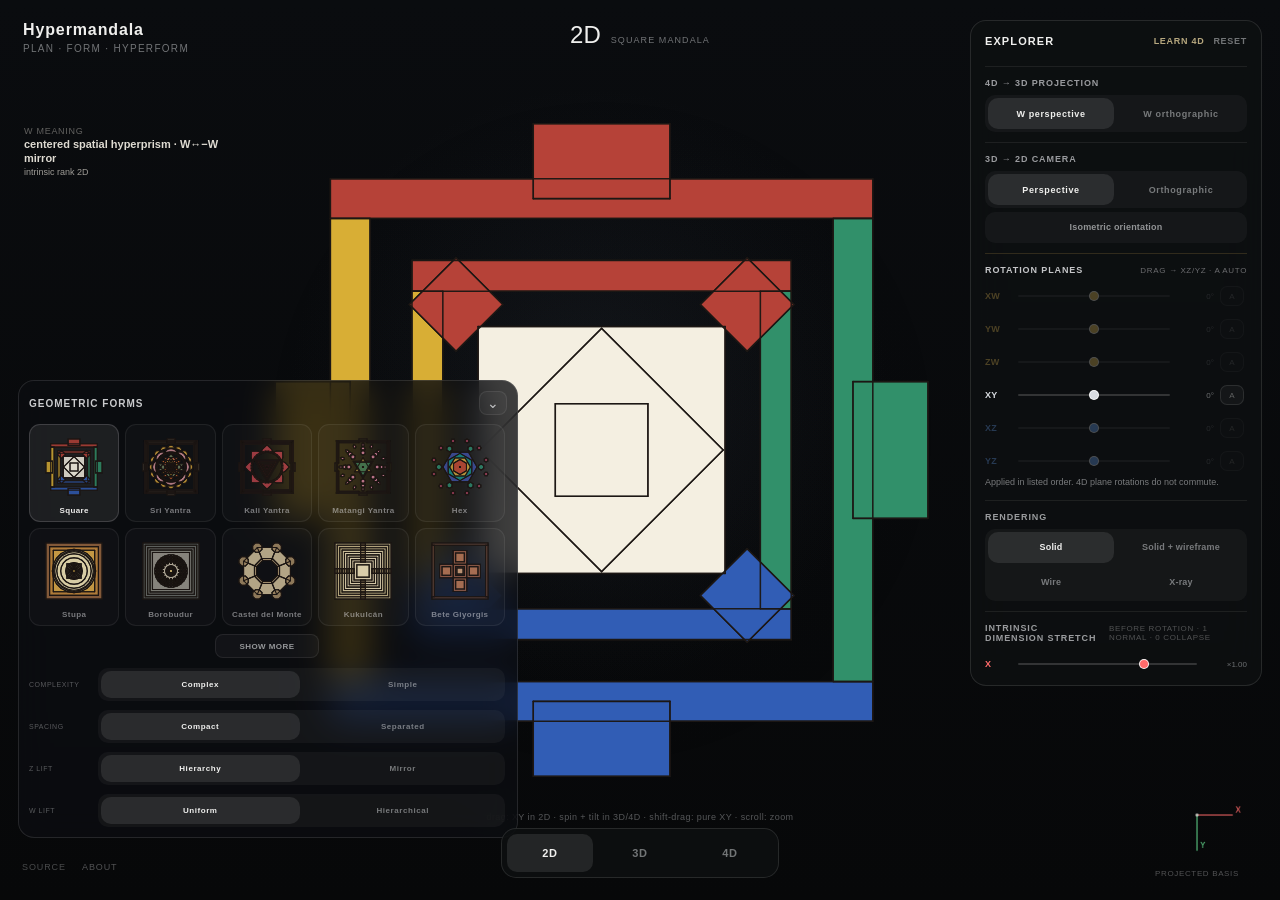
<file: public/index.html>
<!doctype html>
<html lang="en">
<head>
  <meta charset="utf-8" />
  <meta name="viewport" content="width=device-width,initial-scale=1,viewport-fit=cover" />
  <meta name="theme-color" content="#070809" />
  <meta name="application-name" content="Hypermandala" />
  <meta name="author" content="Mario Marcolongo" />
  <meta name="robots" content="index,follow,max-image-preview:large,max-snippet:-1,max-video-preview:-1" />
  <meta
    name="description"
    content="Explore mandalas, yantras and geometric forms as geometric 2D plans unfold into interactive 3D structures and experimental 4D extensions."
  />

  <link rel="canonical" href="https://hypermandala.mariomarcolongo.com/" />
  <link rel="icon" href="/favicon.svg" type="image/svg+xml" />

  <meta property="og:type" content="website" />
  <meta property="og:site_name" content="Hypermandala" />
  <meta property="og:title" content="Hypermandala — Interactive 4D Mandala, Yantra & Geometry Explorer" />
  <meta
    property="og:description"
    content="Explore mandalas, yantras and geometric forms as geometric 2D plans unfold into interactive 3D structures and experimental 4D extensions."
  />
  <meta property="og:url" content="https://hypermandala.mariomarcolongo.com/" />
  <meta property="og:image" content="https://hypermandala.mariomarcolongo.com/og-hypermandala-v6.png" />
  <meta property="og:image:secure_url" content="https://hypermandala.mariomarcolongo.com/og-hypermandala-v6.png" />
  <meta property="og:image:width" content="1200" />
  <meta property="og:image:height" content="630" />
  <meta property="og:image:type" content="image/png" />
  <meta property="og:image:alt" content="Hypermandala — Interactive 4D Mandala, Yantra & Geometry Explorer, with a geometric Sri Yantra preview" />

  <meta name="twitter:card" content="summary_large_image" />
  <meta name="twitter:title" content="Hypermandala — Interactive 4D Mandala, Yantra & Geometry Explorer" />
  <meta
    name="twitter:description"
    content="Explore mandalas, yantras and geometric forms across geometric 2D plans, interactive 3D structures and experimental 4D extensions."
  />
  <meta name="twitter:image" content="https://hypermandala.mariomarcolongo.com/og-hypermandala-v6.png" />
  <meta name="twitter:image:alt" content="Hypermandala — Interactive 4D Mandala, Yantra & Geometry Explorer, with a geometric Sri Yantra preview" />

  <title>Hypermandala — Interactive 4D Mandala, Yantra & Geometry Explorer</title>

  <script type="application/ld+json">
  {
    "@context": "https://schema.org",
    "@type": "WebApplication",
    "name": "Hypermandala",
    "alternateName": "Interactive 4D Mandala, Yantra & Geometry Explorer",
    "url": "https://hypermandala.mariomarcolongo.com/",
    "description": "An interactive browser-based explorer for mandalas, yantras and geometric forms across geometric 2D plans, interactive 3D structures and experimental four-dimensional extensions.",
    "image": "https://hypermandala.mariomarcolongo.com/og-hypermandala-v6.png",
    "applicationCategory": "EducationalApplication",
    "operatingSystem": "Any",
    "isAccessibleForFree": true,
    "browserRequirements": "JavaScript, HTML5 Canvas and WebGL2 recommended",
    "keywords": [
      "4D mandala",
      "4D yantra",
      "Sri Yantra",
      "mandala geometry",
      "yantra geometry",
      "geometric visualization",
      "4D geometry",
      "higher-dimensional geometry"
    ],
    "author": {
      "@type": "Person",
      "name": "Mario Marcolongo",
      "url": "https://mariomarcolongo.com/"
    },
    "codeRepository": "https://github.com/mariomarcolongo/hypermandala"
  }
  </script>

  <script>
    (() => {
      const loadFreshStyles = async () => {
        const response = await fetch('./styles.css', { cache: 'no-cache' });
        if (!response.ok) {
          throw new Error('Failed to load styles: ' + response.status);
        }

        const style = document.createElement('style');
        style.id = 'hypermandalaRuntimeStyles';
        style.textContent = await response.text();
        document.head.appendChild(style);
      };

      window.__hypermandalaStylesReady = loadFreshStyles().catch(() => (
        new Promise((resolve) => {
          const link = document.createElement('link');
          link.rel = 'stylesheet';
          link.href = './styles.css?reload=' + Date.now();
          link.onload = resolve;
          link.onerror = resolve;
          document.head.appendChild(link);
        })
      ));
    })();
  </script>

  <style id="hypermandalaLayoutBalanceFix">
    /* Keep the desktop Explorer compact enough that it cannot cover the
       projected-basis map. Extra controls scroll inside the panel instead. */
    @media (min-width: 961px) {
      #explorerControls.control-panel {
        max-height: min(74dvh, calc(100dvh - 190px));
        overscroll-behavior: contain;
      }

      #basisGizmo.basis-gizmo {
        display: block;
        z-index: 4;
      }
    }

    /* The old responsive rule hid the coordinate map below 960 px. On
       laptop/tablet widths there is still enough free space above the
       bottom-anchored Explorer, so keep a slightly smaller map there. */
    @media (min-width: 761px) and (max-width: 960px) {
      #basisGizmo.basis-gizmo {
        display: block;
        top: 18px;
        right: 16px;
        bottom: auto;
        width: 96px;
        z-index: 4;
      }

      #basisGizmo.basis-gizmo canvas {
        width: 96px;
        height: 96px;
      }

      #basisGizmo.basis-gizmo span {
        margin-top: -4px;
        font-size: 7px;
      }
    }
  </style>
</head>
<body>
  <canvas id="solidLayer" aria-hidden="true"></canvas>
  <canvas id="mandala" aria-label="Interactive 2D, 3D and 4D geometric form explorer"></canvas>
  <canvas id="perceptionOverlay" aria-hidden="true"></canvas>
  <canvas id="xrCanvas" aria-hidden="true"></canvas>

  <header class="brand">
    <div class="brand__name">Hypermandala</div>
    <div class="brand__tagline">plan · form · hyperform</div>
  </header>

  <div class="dimension-readout" aria-live="polite">
    <strong id="dimensionValue">2D</strong>
    <span id="dimensionStatus">mandala plan</span>
  </div>
  <div class="w-semantics-readout" id="wSemanticsReadout" aria-live="polite">
    <span class="w-semantics-readout__label">W meaning</span>
    <strong id="wMeaning">spatial extrusion</strong>
    <span id="dimensionRank">intrinsic rank 2D</span>
    <span id="viewWExtent"></span>
  </div>

  <nav class="mobile-panel-switcher" aria-label="Explorer panels">
    <button
      id="mobileFormsButton"
      type="button"
      aria-controls="geometricFormsDock"
      aria-expanded="false"
    >Forms</button>
    <button
      id="mobileControlsButton"
      type="button"
      aria-controls="explorerControls"
      aria-expanded="false"
    >Controls</button>
  </nav>

  <nav class="dimension-switcher" aria-label="Choose dimension">
    <button type="button" data-dimension="2" class="is-active">2D</button>
    <button type="button" data-dimension="3">3D</button>
    <button type="button" data-dimension="4">4D</button>
  </nav>

  <aside id="explorerControls" class="control-panel" aria-label="4D explorer controls">
    <div class="control-panel__title">
      <span>Explorer</span>
      <div class="control-panel__actions">
        <button id="resetAll" type="button">reset</button>
        <button
          id="mobileControlsClose"
          class="mobile-panel-close"
          type="button"
          aria-label="Close controls"
        >close</button>
      </div>
    </div>

    <section class="control-section">
      <div class="control-section__label">4D → 3D projection</div>
      <div class="segmented hyper4d-two" id="projectionControl">
        <button type="button" data-projection="perspective" class="is-active" title="Central perspective along W">W perspective</button>
        <button type="button" data-projection="orthographic" title="Orthographically forget W after the 4D rotation">W orthographic</button>
      </div>
    </section>
    <section class="control-section">
      <div class="control-section__label">3D → 2D camera</div>
      <div class="segmented hyper4d-two" id="screenProjectionControl">
        <button type="button" data-screen-projection="perspective" class="is-active">Perspective</button>
        <button type="button" data-screen-projection="orthographic">Orthographic</button>
      </div>
      <button id="isometricView" type="button" class="inspection-toggle hyper4d-wide" aria-pressed="false" title="Fix the 3D camera to the standard isometric orientation; this does not change the 4D→3D projection">Isometric orientation</button>
    </section>

    <details class="control-section insight-section perception-details">
      <summary
        class="perception-summary"
        title="Optional tools for inspecting exact 3D cross-sections through the 4D geometry"
      >
        <span class="control-section__label">4D tools</span>
      </summary>
      <div class="perception-body">
        <div class="perception-tool-label">Cross-section</div>
        <div class="segmented segmented--three insight-modes" id="insightControl">
          <button type="button" data-insight="standard" class="is-active">Off</button>
          <button type="button" data-insight="w-slice" title="Show one exact 3D cross-section at a chosen W position">1 slice</button>
          <button type="button" data-insight="w-layers" title="Show five exact 3D cross-sections across W">5 slices</button>
        </div>
        <div class="insight-range perception-range" id="wSliceControl">
          <span>Position in W</span>
          <input id="wSliceInput" type="range" min="0" max="1" step="0.01" value="0.5" aria-label="Position of the 3D cross-section along W" />
          <output id="wSliceValue">50%</output>
        </div>
        <div id="hypermandala4DInspectionTools" class="hyper4d-tools">
          <div class="perception-tool-label">Section frame</div>
          <div class="segmented hyper4d-two" id="wSectionSpaceControl">
            <button type="button" data-w-section-space="intrinsic" class="is-active" title="Slice the unrotated object with one common intrinsic W = constant hyperplane">Intrinsic W</button>
            <button type="button" data-w-section-space="view" title="Rotate in 4D first, then slice the transformed object at view-space W = constant">View-space W</button>
          </div>
          <div class="hyper4d-explanation">View-space W differs from intrinsic W after an XW, YW or ZW rotation.</div>
          <button id="wSliceSweep" class="inspection-toggle hyper4d-wide" type="button" aria-pressed="false" title="Animate the selected W cross-section continuously through the 4D object">Sweep section</button>
          <div class="perception-tool-label">Fourth-coordinate cue</div>
          <button id="wDepthToggle" class="inspection-toggle hyper4d-wide" type="button" aria-pressed="false" title="Color geometry continuously by its current post-rotation W coordinate">W-coordinate color</button>
          <div id="wDepthLegend" class="w-depth-legend" aria-hidden="true"><span>W−</span><i></i><span>0</span><i></i><span>W+</span></div>
          <div class="perception-tool-label">3D boundary cell</div>
          <button id="hypercellToggle" class="inspection-toggle hyper4d-wide" type="button" aria-pressed="false" title="Isolate one genuine 3D boundary cell of the current 4D prism decomposition">Isolate one cell</button>
          <div class="hyper4d-cell-nav" id="hypercellNav"><button id="hypercellPrev" type="button" aria-label="Previous 3D boundary cell">‹</button><output id="hypercellLabel" aria-live="polite">all cells</output><button id="hypercellNext" type="button" aria-label="Next 3D boundary cell">›</button></div>
          <div class="perception-tool-label">Immersive perception</div>
          <div class="segmented hyper4d-two immersive-grid">
            <button id="stereoToggle" type="button" aria-pressed="false" title="Render two off-axis eye views of the exact 4D→3D projection">Stereo pair</button>
            <button id="motionParallaxToggle" type="button" aria-pressed="false" title="Orbit only the ordinary 3D camera with pointer or device orientation; WebXR provides true translational head parallax">Observer orbit</button>
          </div>
          <div class="segmented hyper4d-two immersive-grid">
            <button id="trajectoryToggle" type="button" aria-pressed="false" title="Trace actual transformed 4D points, including the W↔−W mirror pair where present">4D trajectories</button>
            <button id="stereoSwap" type="button" aria-pressed="false" disabled title="Swap eye images and use a compact centered pair for cross-eye stereoscopy">Cross-eye</button>
          </div>
          <button id="enterVr" class="inspection-toggle hyper4d-wide" type="button" disabled title="Use a compatible WebXR headset for true binocular head-tracked viewing">Enter immersive VR</button>
          <div id="immersiveStatus" class="hyper4d-explanation immersive-status" aria-live="polite">Perception tools preserve intrinsic geometry.</div>
        </div>
        <button
          id="replay4D"
          class="perception-replay"
          type="button"
          title="Replay the construction from the 3D form into its 4D extension"
        >Replay 3D → 4D</button>
      </div>
    </details>

    <section class="control-section">
      <div class="control-section__label">Rendering</div>
      <div class="segmented segmented--three" id="renderControl">
        <button type="button" data-render="solid" class="is-active">Solid</button>
        <button type="button" data-render="solid-edges" title="Solid faces with visible black contours plus the full structural wireframe">Solid + wireframe</button>
        <button type="button" data-render="wire">Wire</button>
      </div>
      <button
        type="button"
        class="inspection-toggle"
        data-render="xray"
        title="Depth-correct screen-door surfaces plus the complete structural wireframe. This is an inspection aid, not a simulation of 4D eyesight."
      >X-ray</button>
    </section>

    <section class="control-section">
      <div class="control-section__label">Palette</div>
      <div class="segmented segmented--three palette-control" id="colorControl">
        <button
          type="button"
          data-color="classic"
          class="is-active palette-option"
          title="Family-specific traditional and reference-inspired colors"
        >
          <span class="palette-swatch palette-swatch--classic" aria-hidden="true">
            <i></i><i></i><i></i><i></i>
          </span>
          <span>Classic</span>
        </button>
        <button
          type="button"
          data-color="form"
          class="palette-option"
          title="One neutral material color across the form"
        >
          <span class="palette-swatch palette-swatch--form" aria-hidden="true"><i></i></span>
          <span>Form</span>
        </button>
        <button
          type="button"
          data-color="axis"
          class="palette-option"
          title="Color geometry by X, Y, Z and W axes"
        >
          <span class="palette-swatch palette-swatch--axis" aria-hidden="true">
            <i></i><i></i><i></i><i></i>
          </span>
          <span>Axes</span>
        </button>
      </div>
    </section>

    <section class="control-section rotation-section">
      <div class="control-section__head">
        <span class="control-section__label">Rotation planes</span>
        <span class="control-section__note">drag → XZ/YZ · A auto</span>
      </div>
      <div id="rotationRows" class="control-rows"></div>
      <div class="rotation-order-note">Applied in listed order. 4D plane rotations do not commute.</div>
    </section>

    <section class="control-section scale-section">
      <div class="control-section__head">
        <span class="control-section__label">Intrinsic dimension stretch</span>
        <span class="control-section__note">before rotation · 1 normal · 0 collapse</span>
      </div>
      <div id="scaleRows" class="control-rows"></div>
    </section>
  </aside>

  <aside class="mandala-dock" id="geometricFormsDock" aria-label="Geometric form library">
    <div class="mandala-dock__header">
      <div class="mandala-dock__title">Geometric forms</div>
      <div class="mandala-dock__actions">
        <button
          id="mobileFormsClose"
          class="mobile-panel-close"
          type="button"
          aria-label="Close geometric forms"
        >close</button>
        <button
          id="expandGeometricForms"
          class="mandala-dock__resize mandala-dock__resize--expand"
          type="button"
          aria-label="Show more geometric forms"
          title="Show more geometric forms"
        >show more</button>
        <button
          id="reduceGeometricForms"
          class="mandala-dock__resize mandala-dock__resize--reduce"
          type="button"
          aria-label="Show fewer geometric forms"
          title="Show fewer geometric forms"
        >show less</button>
        <button
          id="toggleGeometricForms"
          class="mandala-dock__toggle"
          type="button"
          aria-expanded="true"
          aria-controls="geometricFormsBody"
          title="Collapse geometric forms panel"
        >⌄</button>
      </div>
    </div>
    <div class="mandala-dock__body" id="geometricFormsBody">
      <div class="mandala-library" id="presetControl">
        <button type="button" class="mandala-card is-active" data-preset="square">
          <canvas id="previewSquare" width="120" height="120" aria-hidden="true"></canvas>
          <span>Square</span>
        </button>
        <button type="button" class="mandala-card" data-preset="sriyantra">
          <canvas id="previewSriYantra" width="120" height="120" aria-hidden="true"></canvas>
          <span>Sri Yantra</span>
        </button>
        <button type="button" class="mandala-card" data-preset="kaliyantra">
          <canvas id="previewKaliYantra" width="120" height="120" aria-hidden="true"></canvas>
          <span>Kali Yantra</span>
        </button>
        <button type="button" class="mandala-card" data-preset="matangiyantra">
          <canvas id="previewMatangiYantra" width="120" height="120" aria-hidden="true"></canvas>
          <span>Matangi Yantra</span>
        </button>
        <button type="button" class="mandala-card" data-preset="hex">
          <canvas id="previewHex" width="120" height="120" aria-hidden="true"></canvas>
          <span>Hex</span>
        </button>
        <button type="button" class="mandala-card" data-preset="stupa">
          <canvas id="previewStupa" width="120" height="120" aria-hidden="true"></canvas>
          <span>Stupa</span>
        </button>
        <button type="button" class="mandala-card" data-preset="borobudur">
          <canvas id="previewBorobudur" width="120" height="120" aria-hidden="true"></canvas>
          <span>Borobudur</span>
        </button>
        <button type="button" class="mandala-card" data-preset="castel">
          <canvas id="previewCastel" width="120" height="120" aria-hidden="true"></canvas>
          <span>Castel del Monte</span>
        </button>
        <button type="button" class="mandala-card" data-preset="kukulkan">
          <canvas id="previewKukulkan" width="120" height="120" aria-hidden="true"></canvas>
          <span>Kukulcán</span>
        </button>
        <button type="button" class="mandala-card" data-preset="lalibela">
          <canvas id="previewLalibela" width="120" height="120" aria-hidden="true"></canvas>
          <span>Bete Giyorgis</span>
        </button>
        <button type="button" class="mandala-card mandala-card--experimental" data-preset="chartres">
          <canvas id="previewChartres" width="120" height="120" aria-hidden="true"></canvas>
          <span>Chartres Labyrinth</span>
        </button>
        <button type="button" class="mandala-card mandala-card--experimental" data-preset="rosewindow">
          <canvas id="previewRoseWindow" width="120" height="120" aria-hidden="true"></canvas>
          <span>Rose Window</span>
        </button>
        <button type="button" class="mandala-card mandala-card--experimental" data-preset="sunstone">
          <canvas id="previewSunStone" width="120" height="120" aria-hidden="true"></canvas>
          <span>Aztec Sun Stone</span>
        </button>
        <button type="button" class="mandala-card mandala-card--experimental" data-preset="lotfollah">
          <canvas id="previewLotfollah" width="120" height="120" aria-hidden="true"></canvas>
          <span>Lotfollah Dome</span>
        </button>
        <button type="button" class="mandala-card mandala-card--experimental" data-preset="chladni">
          <canvas id="previewChladni" width="120" height="120" aria-hidden="true"></canvas>
          <span>Chladni Mode</span>
        </button>
        <button type="button" class="mandala-card mandala-card--experimental" data-preset="diatom">
          <canvas id="previewDiatom" width="120" height="120" aria-hidden="true"></canvas>
          <span>Centric Diatom</span>
        </button>
        <button type="button" class="mandala-card mandala-card--experimental" data-preset="radiolaria">
          <canvas id="previewRadiolaria" width="120" height="120" aria-hidden="true"></canvas>
          <span>Radiolaria</span>
        </button>
        <button type="button" class="mandala-card mandala-card--experimental" data-preset="snowflake">
          <canvas id="previewSnowflake" width="120" height="120" aria-hidden="true"></canvas>
          <span>Snowflake</span>
        </button>
        <button type="button" class="mandala-card mandala-card--experimental" data-preset="kolam">
          <canvas id="previewKolam" width="120" height="120" aria-hidden="true"></canvas>
          <span>Kolam</span>
        </button>
        <button type="button" class="mandala-card mandala-card--experimental" data-preset="vastu">
          <canvas id="previewVastu" width="120" height="120" aria-hidden="true"></canvas>
          <span>Vastu Mandala</span>
        </button>
        <button type="button" class="mandala-card mandala-card--experimental" data-preset="phyllotaxis">
          <canvas id="previewPhyllotaxis" width="120" height="120" aria-hidden="true"></canvas>
          <span>Phyllotaxis</span>
        </button>
      </div>
      <div class="mandala-dock__options">
        <div class="dock-option">
          <span>Complexity</span>
          <div class="segmented" id="complexityControl">
            <button type="button" data-complexity="complex" class="is-active">Complex</button>
            <button type="button" data-complexity="simple">Simple</button>
          </div>
        </div>
        <div class="dock-option">
          <span>Spacing</span>
          <div class="segmented" id="spacingControl">
            <button type="button" data-spacing="compact" class="is-active">Compact</button>
            <button type="button" data-spacing="separated">Separated</button>
          </div>
        </div>
        <div class="dock-option">
          <span>Z lift</span>
          <div class="segmented" id="zLiftControl">
            <button
              type="button"
              data-zlift="hierarchy"
              class="is-active"
              title="One outer-to-inner hierarchy spanning the Z axis"
            >Hierarchy</button>
            <button
              type="button"
              data-zlift="mirror"
              title="Experimental reflection-symmetric Z lift for non-building forms"
            >Mirror</button>
          </div>
        </div>
        <div class="dock-option" id="wLiftOption">
          <span>W lift</span>
          <div class="segmented" id="wLiftControl">
            <button
              type="button"
              data-wlift="uniform"
              class="is-active"
              title="Uniform Cartesian hyperprism G3 x [-w/2, +w/2]"
            >Uniform</button>
            <button
              type="button"
              data-wlift="hierarchical"
              title="Authentic hierarchical 4D transposition where W scales with concentric sacred hierarchy"
            >Hierarchical</button>
          </div>
        </div>
      </div>
    </div>
  </aside>

  <div class="basis-gizmo" id="basisGizmo" aria-label="Projected coordinate basis">
    <canvas id="basisCanvas" width="150" height="150"></canvas>
    <span>projected basis</span>
  </div>

  <div class="reference-view" id="referenceView" aria-hidden="true">
    <canvas id="referenceCanvas" width="360" height="360" aria-label="Intrinsic 3D reference view"></canvas>
    <span>intrinsic 3D reference</span>
  </div>

  <div class="hint" id="hint">drag: XY in 2D · spin + tilt in 3D/4D · shift-drag: pure XY · scroll: zoom</div>

  <details class="about-panel">
    <summary>about</summary>
    <div class="about-panel__body">
      <h1>Hypermandala: interactive 4D mandala, yantra and geometry explorer</h1>
      <p>
        Hypermandala explores mandalas, yantras and geometric forms as dimensional
        structures: geometric 2D plans unfold into interactive 3D forms and
        experimental four-dimensional extensions.
      </p>
      <p>
        Explore yantras and mandalas alongside mandala-like structures from
        architecture, historical art, physics and nature: Borobudur, the Chartres
        labyrinth, Gothic rose-window tracery, the Aztec Sun Stone, the Sheikh
        Lotfollah dome, Chladni modes, centric diatoms, radiolaria, snow crystals,
        kolam-inspired loops, Vastu grids and phyllotaxis. The 4D explorer supports
        rotations in all six coordinate planes: XY, XZ, YZ, XW, YW and ZW.
      </p>
      <p>
        Higher-dimensional extensions are experimental mathematical visualizations.
        Where traditional 3D precedents exist, they inform the geometry without
        being presented as the only canonical interpretation.
      </p>
      <p>
        Stereo, motion-parallax, trajectory and WebXR modes are observation tools only:
        they never deform the intrinsic 4D construction. Symmetric mandala and yantra
        families use a centered W↔−W spatial hyperprism, preserving the source center,
        adjacency, reflection balance and symbolic hierarchy through the fourth axis.
      </p>
      <p>
        Created by <a href="https://mariomarcolongo.com/" rel="author">Mario Marcolongo</a>.
        <a href="https://github.com/mariomarcolongo/hypermandala" target="_blank" rel="noreferrer">Source code</a>.
      </p>
    </div>
  </details>

  <a class="source" href="https://github.com/mariomarcolongo/hypermandala" target="_blank" rel="noreferrer">source</a>

  <noscript><div class="noscript">Hypermandala needs JavaScript to render the interactive geometry.</div></noscript>
  <script>
    (async () => {
      const loadInlineScript = async (url, sourceUrl) => {
        const response = await fetch(url, { cache: 'no-cache' });
        if (!response.ok) {
          throw new Error('Failed to load ' + url + ': ' + response.status);
        }

        const script = document.createElement('script');
        script.textContent = await response.text() + '\
//# sourceURL=' + sourceUrl;
        document.body.appendChild(script);
      };

      try {
        await window.__hypermandalaStylesReady;
        await loadInlineScript('./ui-fixes.js', '/ui-fixes.js');
        window.__hypermandalaPrepareUiFixes?.();
        await loadInlineScript('./kali-fix.js', '/kali-fix.js');
        await loadInlineScript('./app.js', '/app.js');
        await loadInlineScript('./immersive.js', '/immersive.js');
        window.__hypermandalaInstallUiFixes?.();
      } catch (error) {
        console.warn('Fresh asset load failed; retrying with cache-busting URLs.', error);

        const fixes = document.createElement('script');
        fixes.src = './ui-fixes.js?reload=' + Date.now();
        fixes.onload = () => {
          window.__hypermandalaPrepareUiFixes?.();

          const loadFallbackApp = () => {
            const app = document.createElement('script');
            app.src = './app.js?reload=' + Date.now();
            app.onload = () => {
              const immersive = document.createElement('script');
              immersive.src = './immersive.js?reload=' + Date.now();
              immersive.onload = () => window.__hypermandalaInstallUiFixes?.();
              immersive.onerror = () => window.__hypermandalaInstallUiFixes?.();
              document.body.appendChild(immersive);
            };
            document.body.appendChild(app);
          };


          const kali = document.createElement('script');
          kali.src = './kali-fix.js?reload=' + Date.now();
          kali.onload = loadFallbackApp;
          kali.onerror = loadFallbackApp;
          document.body.appendChild(kali);
        };
        document.body.appendChild(fixes);
      }
    })();
  </script>
</body>
</html>
</file>
